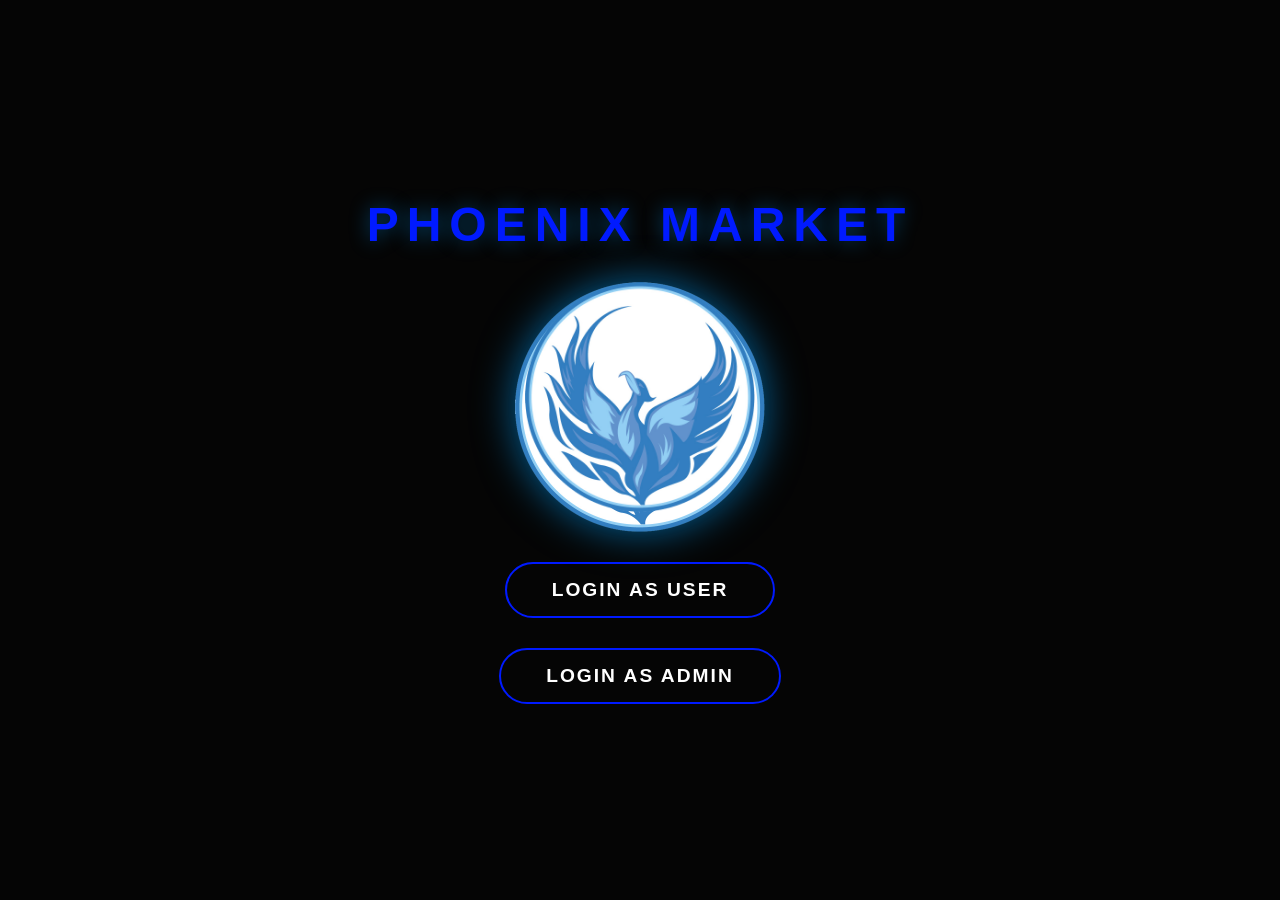
<file: index.html>
<!DOCTYPE html>

<head>
    <meta charset="UTF-8">
    <meta name="viewport" content="width=device-width, initial-scale=1.0">
    <title>Phoenix | Online Shop</title>
    <link rel="stylesheet" href="css/style2.css" />
</head>

<body>
    <div class="container">
        <h1 class="title">Phoenix Market</h1>
        <div class="container-content">
            <img src="images/pngegg.png" class="img-content" width="230px" height="auto" />
        </div>
        <a href="IT-II-ZynXiz-Beranda.html" class="f-enter">LogIn As User</a>
        <a href="IT-II-ZynXiz-Admin.html" class="f-enter">LogIn As Admin</a>
    </div>
</body>

</html>
</file>
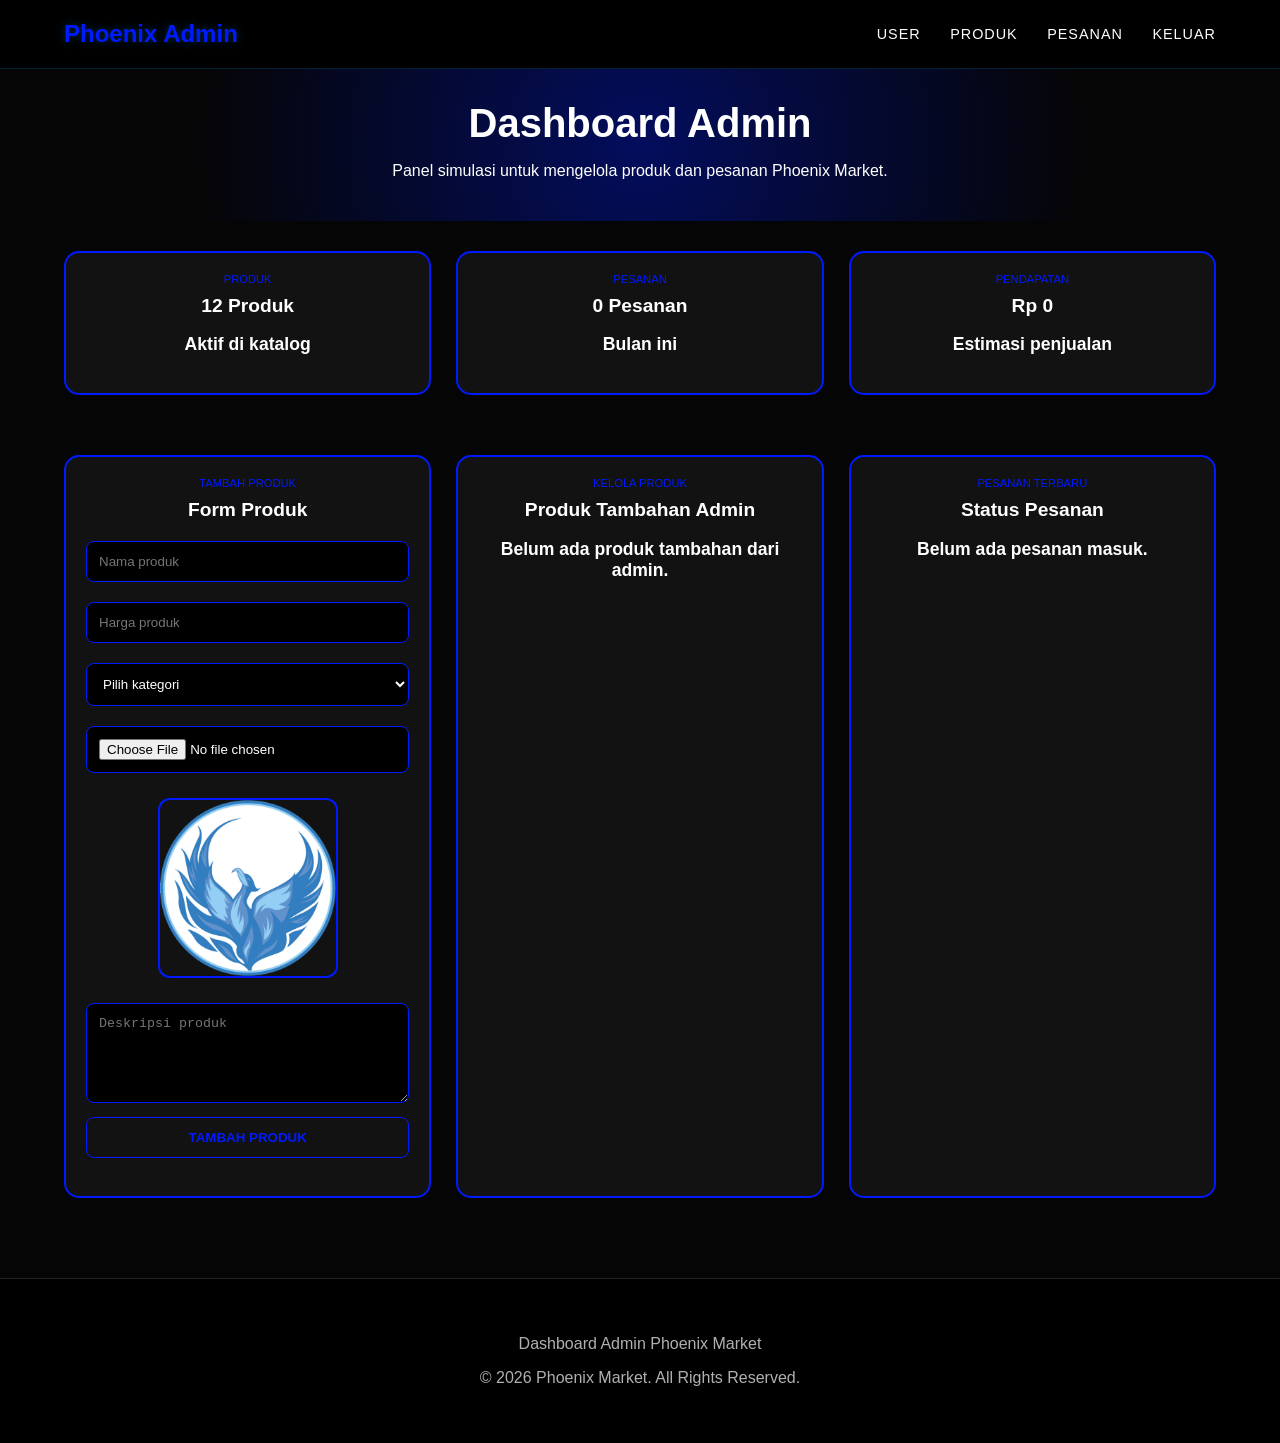
<file: IT-II-ZynXiz-Admin.html>
<!DOCTYPE html>
<html lang="id">

<head>
  <meta charset="UTF-8">
  <meta name="viewport" content="width=device-width, initial-scale=1.0">
  <title>Admin | Phoenix Market</title>
  <link rel="stylesheet" href="css/style5.css">
</head>

<body>
  <header>
    <h1 class="e-nama">Phoenix Admin</h1>
    <nav>
      <a href="IT-II-ZynXiz-Beranda.html">User</a>
      <a href="IT-II-ZynXiz-Produk.html">Produk</a>
      <a href="IT-II-ZynXiz-Keranjang.html">Pesanan</a>
      <a href="index.html">Keluar</a>
    </nav>
  </header>

  <main class="cart-wrapper">
    <div class="page-title">
      <h1>Dashboard Admin</h1>
      <p>Panel simulasi untuk mengelola produk dan pesanan Phoenix Market.</p>
    </div>

    <section class="produk-container">
      <article class="card summary-card">
        <small>Produk</small>
        <h3 id="adminProductCount">0 Produk</h3>
        <p>Aktif di katalog</p>
      </article>

      <article class="card summary-card">
        <small>Pesanan</small>
        <h3 id="adminOrderCount">0 Pesanan</h3>
        <p>Bulan ini</p>
      </article>

      <article class="card summary-card">
        <small>Pendapatan</small>
        <h3 id="adminRevenue">Rp0</h3>
        <p>Estimasi penjualan</p>
      </article>
    </section>

    <section class="produk-container admin-grid">
      <article class="card summary-card">
        <small>Tambah Produk</small>
        <h3>Form Produk</h3>

        <form id="adminProductForm" autocomplete="off">
          <input class="checkout-input" type="text" id="adminProductName" placeholder="Nama produk" required>

          <input class="checkout-input" type="number" id="adminProductPrice" placeholder="Harga produk" required>

          <select class="checkout-input" id="adminProductCategory" required>
            <option value="">Pilih kategori</option>
            <option>Gadget</option>
            <option>Elektronik</option>
            <option>Aksesoris</option>
          </select>

          <input class="checkout-input" type="file" id="adminProductImage" accept="images/*">

          <img id="previewImage" src="images/pngegg.png" alt="Preview Gambar">

          <textarea class="checkout-input" id="adminProductDescription" placeholder="Deskripsi produk" rows="4"
            required></textarea>

          <button class="btn-buy" type="submit">Tambah Produk</button>
        </form>

        <p id="adminMessage" class="fee-text"></p>
      </article>

      <article class="card summary-card admin-product-panel">
        <small>Kelola Produk</small>
        <h3>Produk Tambahan Admin</h3>
        <div id="adminProductList"></div>
      </article>

      <article class="card summary-card">
        <small>Pesanan Terbaru</small>
        <h3>Status Pesanan</h3>

        <div id="adminOrderList"></div>
      </article>
    </section>
  </main>

  <footer>
    <p>Dashboard Admin Phoenix Market</p>
    <p>&copy; 2026 Phoenix Market. All Rights Reserved.</p>
  </footer>

  <script src="js/phoenix-app.js"></script>
</body>

</html>
</file>
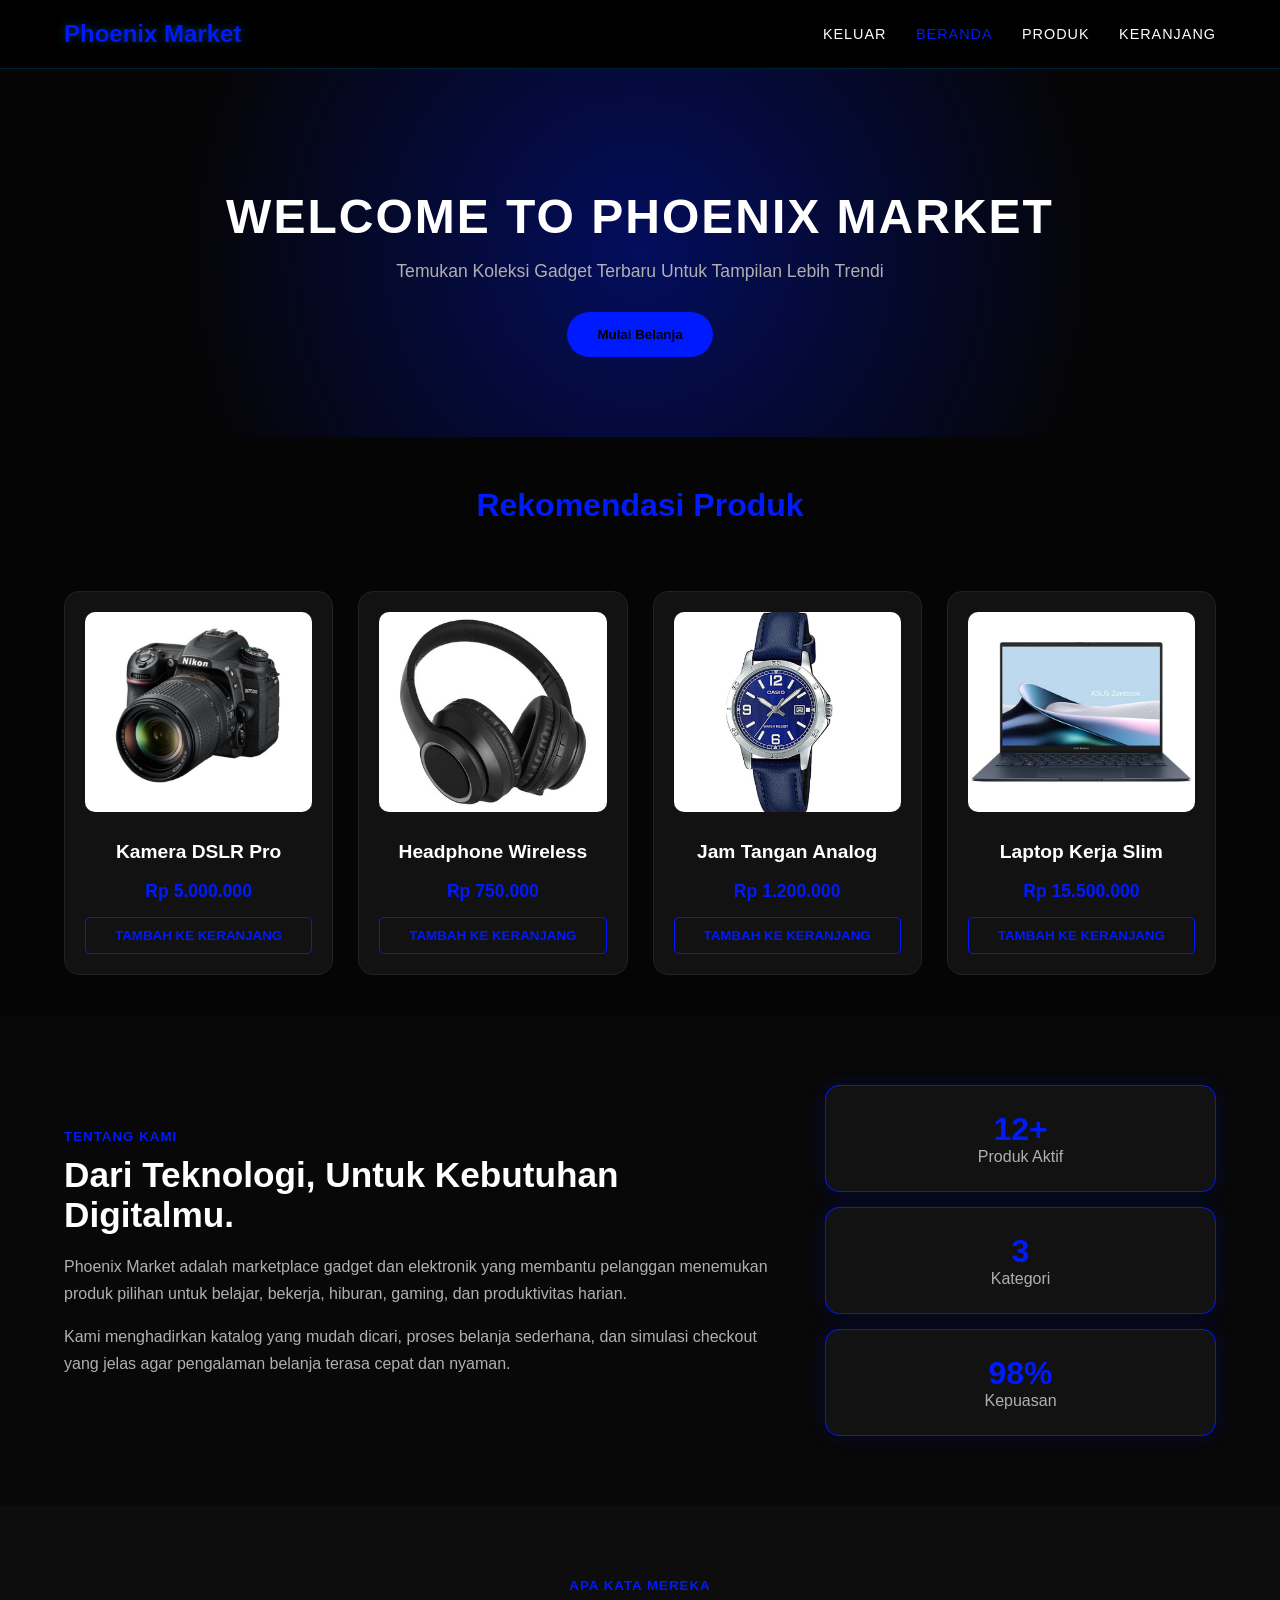
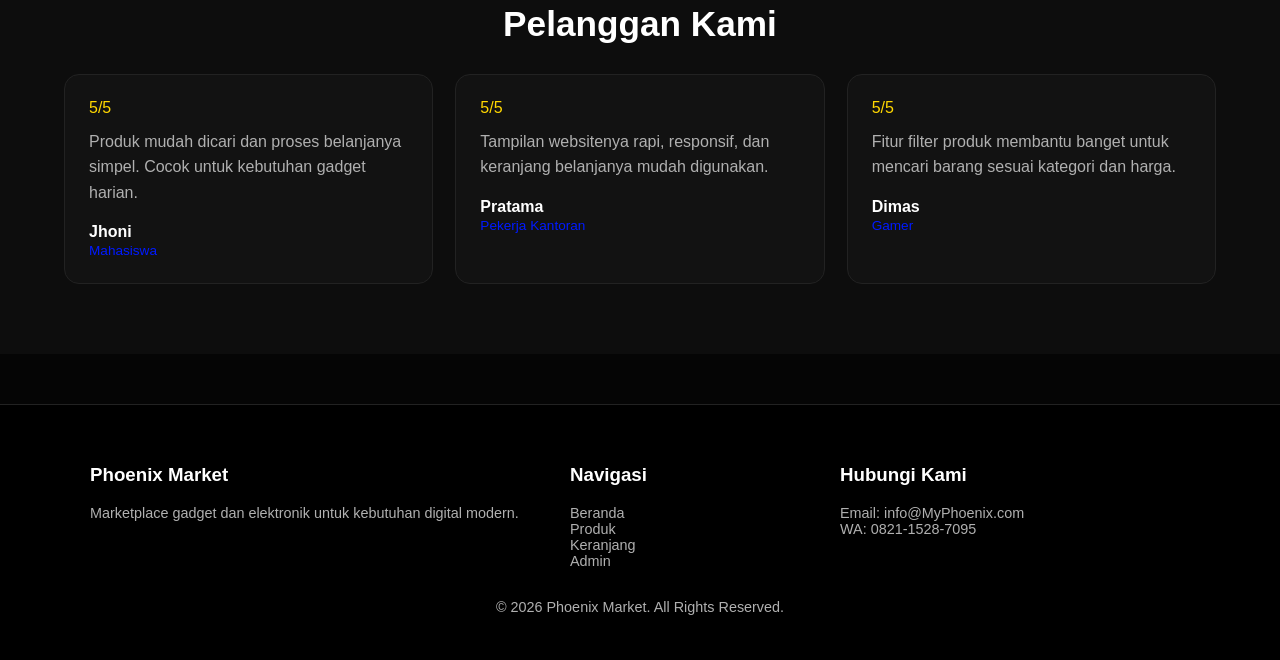
<file: IT-II-ZynXiz-Beranda.html>
<!DOCTYPE html>
<html lang="id">

<head>
    <meta charset="UTF-8">
    <meta name="viewport" content="width=device-width, initial-scale=1.0">
    <title>Phoenix Marketplace | Online Shop</title>
    <link rel="stylesheet" href="css/style1.css?v=2" />
    <script async src="https://www.googletagmanager.com/gtag/js?id=G-PHOENIX123"></script>
    <script>
        window.dataLayer = window.dataLayer || [];
        function gtag() { dataLayer.push(arguments); }
        gtag('js', new Date());
        gtag('config', 'G-PHOENIX123');
    </script>

</head>

<body>

    <header>
        <h1 class="e-nama">Phoenix Market</h1>
        <nav>
            <a href="index.html">Keluar</a>
            <a href="IT-II-ZynXiz-Beranda.html" style="color: var(--Utama);">Beranda</a>
            <a href="IT-II-ZynXiz-Produk.html">Produk</a>
            <a href="IT-II-ZynXiz-Keranjang.html">Keranjang <span id="cartBadge">0</span></a>
        </nav>
    </header>

    <main>
        <section class="section-1">
            <h1>WELCOME TO PHOENIX MARKET</h1>
            <p>Temukan Koleksi Gadget Terbaru Untuk Tampilan Lebih Trendi</p>
            <a href="#Rekomendasi-Produk">
                <button class="btn-sec-1">Mulai Belanja</button>
            </a>
        </section>
        <h2 id="Rekomendasi-Produk" class="p-rekomendasi">Rekomendasi Produk</h2>
        <div class="produk-container">
            <article class="card">
                <a href="images/DSLR.jpg">
                    <img src="images/DSLR.jpg" alt="Kamera DSLR">
                </a>
                <h3>Kamera DSLR Pro</h3>
                <p>Rp 5.000.000</p>
                <button class="btn-buy" data-add="dslr">Tambah ke Keranjang</button>
            </article>

            <article class="card">
                <a href="images/Headphone-Wireless.jpg">
                    <img src="images/Headphone-Wireless.jpg" alt="Headphone">
                </a>
                <h3>Headphone Wireless</h3>
                <p>Rp 750.000</p>
                <button class="btn-buy" data-add="headphone">Tambah ke Keranjang</button>
            </article>

            <article class="card">
                <a href="images/JT-Analog.jpeg">
                    <img src="images/JT-Analog.jpeg" alt="Jam Tangan">
                </a>
                <h3>Jam Tangan Analog</h3>
                <p>Rp 1.200.000</p>
                <button class="btn-buy" data-add="jam">Tambah ke Keranjang</button>
            </article>

            <article class="card">
                <a href="images/Laptop Slim.jpeg">
                    <img src="images/Laptop Slim.jpeg" alt="Laptop Kerja">
                </a>
                <h3>Laptop Kerja Slim</h3>
                <p>Rp 15.500.000</p>
                <button class="btn-buy" data-add="laptop">Tambah ke Keranjang</button>
            </article>
        </div>
    </main>

    <section class="about-section">
        <div class="about-text">
            <small>TENTANG KAMI</small>
            <h2>Dari Teknologi, Untuk Kebutuhan Digitalmu.</h2>
            <p>
                Phoenix Market adalah marketplace gadget dan elektronik yang membantu pelanggan menemukan produk pilihan
                untuk belajar, bekerja, hiburan, gaming, dan produktivitas harian.
            </p>
            <p>
                Kami menghadirkan katalog yang mudah dicari, proses belanja sederhana, dan simulasi checkout yang jelas
                agar pengalaman belanja terasa cepat dan nyaman.
            </p>
        </div>

        <div class="stats-box">
            <div>
                <strong>12+</strong>
                <span>Produk Aktif</span>
            </div>
            <div>
                <strong>3</strong>
                <span>Kategori</span>
            </div>
            <div>
                <strong>98%</strong>
                <span>Kepuasan</span>
            </div>
        </div>
    </section>

    <section class="testimonial-section">
        <small>APA KATA MEREKA</small>
        <h2>Pelanggan Kami</h2>

        <div class="testimonial-grid">
            <article class="testimonial-card">
                <p>5/5</p>
                <blockquote>
                    Produk mudah dicari dan proses belanjanya simpel. Cocok untuk kebutuhan gadget harian.
                </blockquote>
                <strong>Jhoni</strong>
                <span>Mahasiswa</span>
            </article>

            <article class="testimonial-card">
                <p>5/5</p>
                <blockquote>
                    Tampilan websitenya rapi, responsif, dan keranjang belanjanya mudah digunakan.
                </blockquote>
                <strong>Pratama</strong>
                <span>Pekerja Kantoran</span>
            </article>

            <article class="testimonial-card">
                <p>5/5</p>
                <blockquote>
                    Fitur filter produk membantu banget untuk mencari barang sesuai kategori dan harga.
                </blockquote>
                <strong>Dimas</strong>
                <span>Gamer</span>
            </article>
        </div>
    </section>

    <footer>
        <div class="footer-grid">
            <div>
                <h3>Phoenix Market</h3>
                <p>Marketplace gadget dan elektronik untuk kebutuhan digital modern.</p>
            </div>

            <div>
                <h3>Navigasi</h3>
                <p>
                    <a href="IT-II-ZynXiz-Beranda.html">Beranda</a><br>
                    <a href="IT-II-ZynXiz-Produk.html">Produk</a><br>
                    <a href="IT-II-ZynXiz-Keranjang.html">Keranjang</a><br>
                    <a href="IT-II-ZynXiz-Admin.html">Admin</a>
                </p>
            </div>

            <div>
                <h3>Hubungi Kami</h3>
                <p>Email: info@MyPhoenix.com<br>WA: 0821-1528-7095</p>
            </div>
        </div>

        <p>&copy; 2026 Phoenix Market. All Rights Reserved.</p>
    </footer>

    <script src="js/phoenix-app.js?v=2"></script>

</body>

</html>
</file>
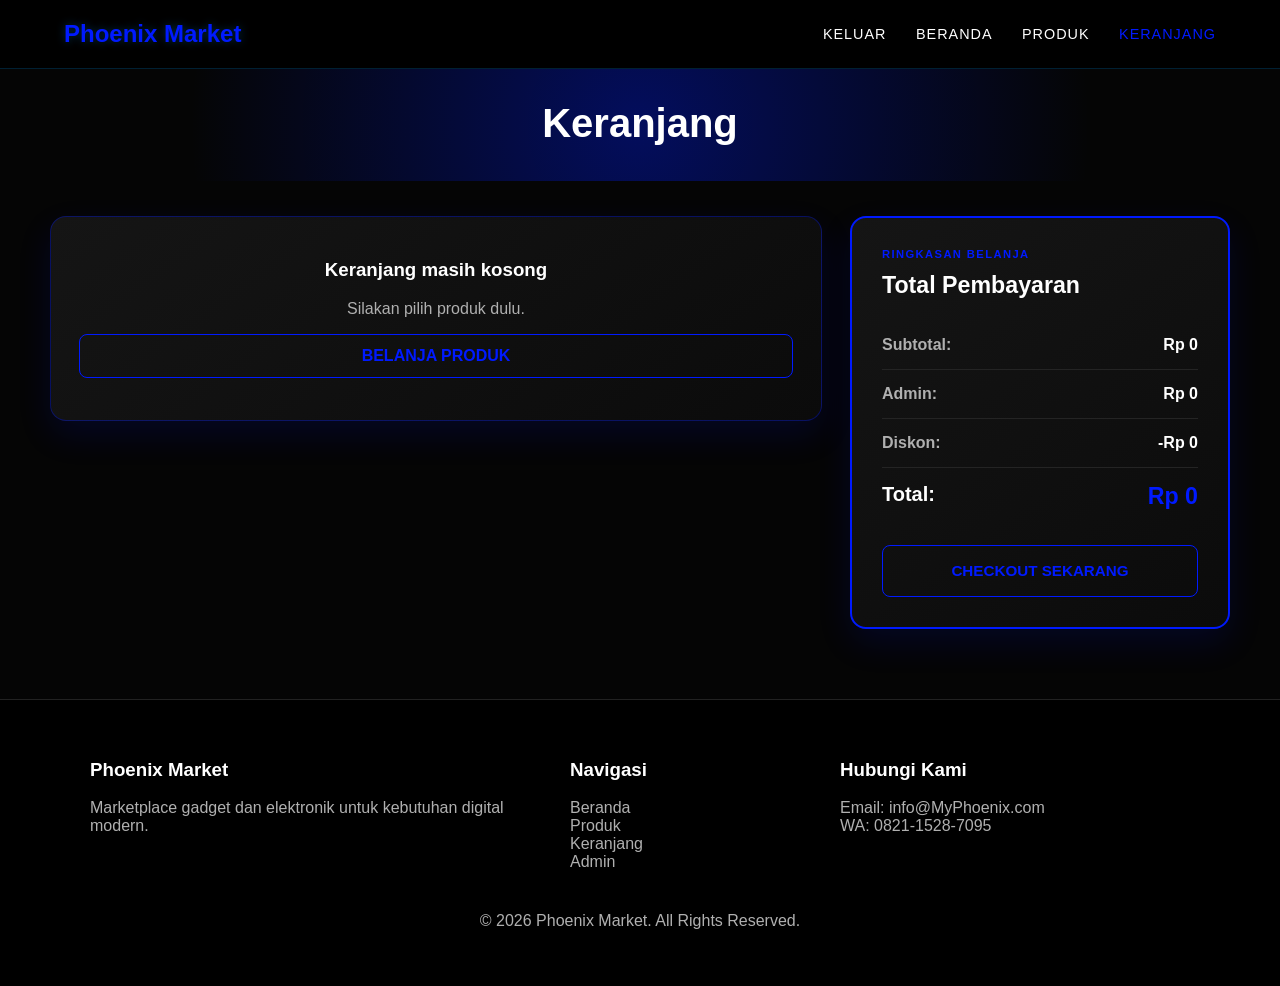
<file: IT-II-ZynXiz-Keranjang.html>
<!DOCTYPE html>
<html lang="id">

<head>
    <meta charset="UTF-8">
    <meta name="viewport" content="width=device-width, initial-scale=1.0">
    <title>Keranjang | Phoenix Market</title>
    <link rel="stylesheet" href="css/style5.css?v=2">
    <script async src="https://www.googletagmanager.com/gtag/js?id=G-PHOENIX123"></script>
    <script>
        window.dataLayer = window.dataLayer || [];
        function gtag() { dataLayer.push(arguments); }
        gtag('js', new Date());
        gtag('config', 'G-PHOENIX123');
    </script>
</head>

<body>

    <header>
        <h1 class="e-nama">Phoenix Market</h1>
        <nav>
            <a href="index.html">Keluar</a>
            <a href="IT-II-ZynXiz-Beranda.html">Beranda</a>
            <a href="IT-II-ZynXiz-Produk.html">Produk</a>
            <a href="IT-II-ZynXiz-Keranjang.html" class="active" style="color: var(--Utama);">Keranjang <span id="cartBadge">0</span></a>
        </nav>
    </header>

    <main class="cart-wrapper">
        <div class="page-title">
            <h1>Keranjang</h1>
        </div>

        <section class="cart-layout">
            <div class="cart-list" id="cartItems"></div>

            <aside class="cart-summary-side">
                <article class="card summary-card">
                    <small>Ringkasan Belanja</small>
                    <h3>Total Pembayaran</h3>

                    <p>Subtotal: <span id="cartSubtotal">Rp0</span></p>
                    <p>Admin: <span id="cartAdmin">Rp0</span></p>
                    <p>Diskon: <span id="cartDiscount">Rp0</span></p>
                    <p class="total-price">Total: <span id="cartTotal">Rp0</span></p>

                    <button class="btn-buy" type="button" onclick="openCheckoutModal()">Checkout Sekarang</button>
                </article>
            </aside>
        </section>
    </main>

    <div class="success-modal" id="successModal">
        <div class="success-box">
            <button class="success-close" onclick="closeSuccessModal()">x</button>
            <h2>Pesanan Berhasil Dibuat!</h2>
            <p>Terima kasih sudah berbelanja. Nomor pesananmu:</p>
            <strong id="orderNumber">#PM000000</strong>
            <p>Estimasi pengiriman 2-4 hari kerja. Detail pesanan sudah disimpan sebagai simulasi.</p>
            <button class="btn-buy" onclick="closeSuccessModal()">Selesai</button>
        </div>
    </div>

    <footer>
        <div class="footer-grid">
            <div>
                <h3>Phoenix Market</h3>
                <p>Marketplace gadget dan elektronik untuk kebutuhan digital modern.</p>
            </div>

            <div>
                <h3>Navigasi</h3>
                <p>
                    <a href="IT-II-ZynXiz-Beranda.html">Beranda</a><br>
                    <a href="IT-II-ZynXiz-Produk.html">Produk</a><br>
                    <a href="IT-II-ZynXiz-Keranjang.html">Keranjang</a><br>
                    <a href="IT-II-ZynXiz-Admin.html">Admin</a>
                </p>
            </div>

            <div>
                <h3>Hubungi Kami</h3>
                <p>Email: info@MyPhoenix.com<br>WA: 0821-1528-7095</p>
            </div>
        </div>

        <p>&copy; 2026 Phoenix Market. All Rights Reserved.</p>
    </footer>

    <div class="checkout-modal" id="checkoutModal">
        <div class="checkout-popup">
            <button class="checkout-close" onclick="closeCheckoutModal()">x</button>

            <h2>Checkout</h2>

            <form id="checkoutForm" class="checkout-popup-layout" autocomplete="off">
                <div class="checkout-left">
                    <h3>Informasi Pengiriman</h3>

                    <div class="form-row">
                        <input class="checkout-input" type="text" id="nama" name="checkout_nama" placeholder="Nama lengkap" autocomplete="new-password" required>
                        <input class="checkout-input" type="tel" id="telepon" name="checkout_telepon" placeholder="Nomor telepon" autocomplete="new-password" required>
                    </div>

                    <textarea class="checkout-input" id="alamat" name="checkout_alamat" placeholder="Alamat lengkap" autocomplete="new-password" required></textarea>

                    <div class="form-row">
                        <input class="checkout-input" type="text" id="kota" name="checkout_kota" placeholder="Kota / Kabupaten" autocomplete="new-password" required>
                        <input class="checkout-input" type="text" id="kodepos" name="checkout_kodepos" placeholder="Kode pos" autocomplete="new-password" required>
                    </div>

                    <h3>Metode Pembayaran</h3>

                    <label class="payment-option">
                        <input type="radio" name="payment" value="Midtrans Virtual Account" required>
                        <span>Midtrans Virtual Account / E-Wallet</span>
                    </label>

                    <label class="payment-option">
                        <input type="radio" name="payment" value="Transfer Bank Manual" required>
                        <span>Transfer Bank Manual</span>
                    </label>

                    <p id="checkoutMessage" class="fee-text"></p>
                </div>

                <aside class="checkout-right">
                    <h3>Ringkasan Pesanan</h3>
                    <p>Subtotal: <span id="modalSubtotal">Rp0</span></p>
                    <p>Admin: <span id="modalAdmin">Rp0</span></p>
                    <p>Diskon: <span id="modalDiscount">Rp0</span></p>
                    <p class="total-price">Total: <span id="modalTotal">Rp0</span></p>
                </aside>

                <div class="checkout-actions">
                    <button class="btn-b" type="button" onclick="closeCheckoutModal()">Kembali ke Keranjang</button>
                    <button class="btn-buy" type="submit">Bayar Sekarang</button>
                </div>
            </form>
        </div>
    </div>

    <script src="js/phoenix-app.js?v=2"></script>

</body>

</html>
</file>
<file: css/style2.css>
* { box-sizing: border-box;}
:root {
    --Utama: #001aff;
    --Gelap: #050505;
    --Gelap-2: #000;
    --Text-Terang: #ffffff;
    --Text-Abu: #b0b0b0
}
body {
    margin: 0;
    padding: 0;
    background-color: var(--Gelap);
    color: var(--Text-Terang);
    font-family: 'Segoe UI', Tahoma, Geneva, Verdana, sans-serif;
    height: 100vh;
    display: flex;
    justify-content: center;
    align-items: center;
}
.container {
    text-align: center;
    display: flex;
    flex-direction: column;
    align-items: center;
    gap: 30px;
}
.title {
    font-size: 3rem;
    font-weight: 800;
    letter-spacing: 8px;
    text-transform: uppercase;
    color: var(--Utama);
    margin: 0;
    text-shadow: 0 0 20px rgba(0, 161, 255, 0.4);
}
.container-content {
    width: 250px;
    height: 250px;
    background: url('../images/pngegg.png') no-repeat center;
    background-size: contain;
    filter: drop-shadow(0 0 20px rgba(0, 161, 255, 0.6));
    transition: transform 0.5s ease;
}
.container-content:hover {
    transform: scale(1.05);
}
.f-enter {
    padding: 15px 45px;
    font-size: 1.2rem;
    font-weight: bold;
    color: var(--Text-Terang);
    background: transparent;
    border: 2px solid var(--Utama);
    border-radius: 50px;
    cursor: pointer;
    text-transform: uppercase;
    letter-spacing: 2px;
    transition: all 0.3s ease;
    text-decoration: none;
}
.f-enter:hover {
    background-color: var(--Utama);
    color: var(--Gelap-2);
    box-shadow: 0 0 30px rgb(0, 161, 255, 0.6);
}

@media (max-width: 600px) {
    .container {
        gap: 20px;
        padding: 0 20px;
    }

    .title {
        font-size: clamp(1.8rem, 10vw, 2.5rem);
        letter-spacing: 4px;
    }

    .container-content {
        width: 200px;
        height: 200px;
    }

    .img-content {
        width: 180px;
        height: auto;
    }

    .f-enter {
        padding: 12px 30px;
        font-size: 1rem;
        letter-spacing: 1px;
        width: 100%;
        max-width: 280px;
    }
}
</file>
<file: css/style5.css>
* { box-sizing: border-box; }

:root {
  --Utama: #001aff;
  --Gelap: #050505;
  --Gelap-2: #121212;
  --Text-Terang: #ffffff;
  --Text-Abu: #b0b0b0;
}

body {
  font-family: 'Segoe UI', Roboto, sans-serif;
  margin: 0;
  padding: 0;
  background: var(--Gelap);
  color: var(--Text-Terang);
  scroll-behavior: smooth;
}

header {
  display: flex;
  justify-content: space-between;
  align-items: center;
  padding: 20px 5%;
  background: rgba(0, 0, 0, 0.9);
  border-bottom: 1px solid rgba(0, 161, 255, 0.2);
  position: sticky;
  top: 0;
  z-index: 1000;
  backdrop-filter: blur(10px);
}

.e-nama {
  font-size: 1.5rem;
  color: var(--Utama);
  margin: 0;
  text-shadow: 0 0 10px rgba(0, 161, 255, 0.3);
}

nav a {
  display: inline-flex;
  align-items: center;
  color: var(--Text-Terang);
  margin-left: 25px;
  text-decoration: none;
  font-size: 0.9rem;
  text-transform: uppercase;
  letter-spacing: 1px;
  transition: 0.3s;
}

nav a:hover,
nav a.active {
  color: var(--Utama);
}

#cartBadge {
  display: inline-grid;
  place-items: center;
  flex: 0 0 auto;
  min-width: 24px;
  height: 24px;
  margin-left: 6px;
  padding: 0 7px;
  border-radius: 999px;
  background: var(--Utama);
  color: #000;
  font-size: 0.8rem;
  font-weight: 900;
  line-height: 1;
}

#cartBadge[hidden] {
  display: none;
}

.page-title {
  text-align: center;
  padding: 5px 20px 25px;
  background: radial-gradient(circle at center, rgba(0, 26, 225, 0.4) 0%, rgba(0, 5, 5, 0) 70%);
}

.page-title h1 {
  font-size: 2.5rem;
  margin-bottom: 10px;
}

.produk-container {
  display: grid;
  grid-template-columns: repeat(auto-fit, minmax(280px, 1fr));
  gap: 25px;
  padding: 30px 5%;
}

.card {
  background: var(--Gelap-2);
  border: 1px solid #222;
  padding: 20px;
  text-align: center;
  border-radius: 15px;
  transition: all 0.4s ease;
}

.card:hover {
  transform: translateY(-10px);
  border-color: var(--Utama);
  box-shadow: 0 10px 30px rgba(0, 161, 255, 0.15);
}

.card img {
  width: 100%;
  height: 200px;
  object-fit: cover;
  border-radius: 10px;
  margin-bottom: 15px;
  background: #222;
}

.card small {
  display: block;
  color: var(--Utama);
  text-transform: uppercase;
  font-size: 0.7rem;
  margin-bottom: 5px;
}

.card h3 {
  font-size: 1.2rem;
  margin: 10px 0;
}

.card p {
  font-weight: bold;
  color: var(--Text-Terang);
  font-size: 1.1rem;
}

.btn-buy {
  background: transparent;
  color: var(--Utama);
  border: 1px solid var(--Utama);
  padding: 12px;
  cursor: pointer;
  border-radius: 8px;
  width: 100%;
  font-weight: bold;
  text-transform: uppercase;
  transition: 0.3s;
}

.btn-buy:hover {
  background: var(--Utama);
  color: #000;
}

.qty-input {
  background: #000;
  color: var(--Text-Terang);
  border: 1px solid var(--Utama);
  width: 50px;
  padding: 5px;
  text-align: center;
  border-radius: 5px;
}

.qty-area {
  margin-top: 20px;
  margin-bottom: 20px;
  padding-top: 15px;
  border-top: 1px solid #333;
}

.summary-card {
  border: 2px solid var(--Utama) !important;
}

footer {
  background: #000;
  color: var(--Text-Abu);
  text-align: center;
  padding: 40px 20px;
  margin-top: 50px;
  border-top: 1px solid #222;
}

.btn-b {
  background: transparent;
  color: var(--Utama);
  border: 1px solid var(--Utama);
  padding: 12px;
  cursor: pointer;
  border-radius: 8px;
  width: 100%;
  font-weight: bold;
  text-transform: uppercase;
  transition: 0.3s;
}

.btn-b:hover {
  background: var(--Utama);
  color: #000;
}

@media (max-width: 768px) {
  header {
    flex-direction: column;
    gap: 15px;
    padding: 15px 5%;
  }

  nav {
    display: flex;
    flex-wrap: wrap;
    justify-content: center;
    gap: 10px;
  }

  nav a {
    margin-left: 0;
    font-size: 0.8rem;
  }

  #cartBadge {
    min-width: 20px;
    height: 20px;
    margin-left: 4px;
    padding: 0 6px;
    font-size: 0.7rem;
  }

  .page-title h1 {
    font-size: 1.8rem;
  }
}

@media (max-width: 480px) {
  .produk-container {
    grid-template-columns: 1fr;
    gap: 20px;
    padding: 20px 5%;
  }

  .card {
    padding: 15px;
  }

  .card img {
    height: 180px;
  }

  .summary-card {
    margin-top: 10px;
    background: rgba(0, 26, 255, 0.05);
  }

  .summary-card h3 {
    font-size: 1.1rem;
  }

  .total-price {
    font-size: 1.3rem !important;
  }

  .fee-text {
    font-size: 0.75rem;
  }
}

.checkout-input {
  width: 100%;
  margin: 10px 0;
  padding: 12px;
  border-radius: 8px;
  border: 1px solid var(--Utama);
  background: #000;
  color: var(--Text-Terang);
}

textarea.checkout-input {
  min-height: 100px;
  resize: vertical;
}

.input-filter {
  min-width: 220px;
}

.empty-state {
  text-align: center;
  color: var(--Text-Abu);
}

.btn-link {
  display: inline-block;
  width: 100%;
  padding: 12px;
  border: 1px solid var(--Utama);
  border-radius: 8px;
  color: var(--Utama);
  text-decoration: none;
  font-weight: bold;
  text-transform: uppercase;
}

.btn-link:hover {
  background: var(--Utama);
  color: #000;
}

.order-row {
  border-top: 1px solid #333;
  padding: 14px 0;
  text-align: left;
}

.order-row:first-child {
  border-top: 0;
}

.order-row p {
  margin: 6px 0;
}

.order-row small {
  color: var(--Utama);
}

.order-row .btn-buy {
  margin-top: 8px;
}

.success-modal {
  display: none;
  position: fixed;
  inset: 0;
  background: rgba(0, 0, 0, 0.78);
  z-index: 9999;
  align-items: center;
  justify-content: center;
}

.success-modal.show {
  display: flex;
}

.success-box {
  width: min(520px, 90%);
  background: var(--Gelap-2);
  color: var(--Text-Terang);
  border: 2px solid var(--Utama);
  border-radius: 18px;
  padding: 35px;
  text-align: center;
  position: relative;
  box-shadow: 0 0 35px rgba(0, 26, 255, 0.35);
}

.success-box h2 {
  color: var(--Text-Terang);
  font-size: 2rem;
  margin-bottom: 15px;
}

.success-box p {
  color: var(--Text-Abu);
  line-height: 1.6;
}

.success-box strong {
  display: inline-block;
  margin: 18px 0;
  padding: 14px 24px;
  border-radius: 10px;
  background: #000;
  color: var(--Utama);
  border: 1px solid var(--Utama);
  letter-spacing: 4px;
  box-shadow: 0 0 15px rgba(0, 26, 255, 0.25);
}

.success-close {
  position: absolute;
  right: 18px;
  top: 14px;
  border: 1px solid var(--Utama);
  background: #000;
  color: var(--Text-Terang);
  border-radius: 50%;
  width: 36px;
  height: 36px;
  cursor: pointer;
}

.success-close:hover {
  background: var(--Utama);
  color: #000;
}

.checkout-modal {
  display: none;
  position: fixed;
  inset: 0;
  z-index: 9998;
  background: rgba(0, 0, 0, 0.78);
  align-items: center;
  justify-content: center;
  padding: 20px;
}

.checkout-modal.show {
  display: flex;
}

.checkout-popup {
  width: min(900px, 96%);
  max-height: 92vh;
  overflow-y: auto;
  background: var(--Gelap-2);
  color: var(--Text-Terang);
  border: 2px solid var(--Utama);
  border-radius: 18px;
  padding: 28px;
  position: relative;
  box-shadow: 0 0 35px rgba(0, 26, 255, 0.35);
}

.checkout-close {
  position: absolute;
  right: 18px;
  top: 14px;
  width: 36px;
  height: 36px;
  border-radius: 50%;
  border: 1px solid var(--Utama);
  background: #000;
  color: var(--Text-Terang);
  cursor: pointer;
}

.checkout-popup h2 {
  margin-top: 0;
  text-align: center;
}

.checkout-popup-layout {
  display: grid;
  grid-template-columns: 1.4fr 0.8fr;
  gap: 22px;
}

.checkout-left,
.checkout-right {
  background: #0b0b0b;
  border: 1px solid #222;
  border-radius: 14px;
  padding: 18px;
}

.form-row {
  display: grid;
  grid-template-columns: 1fr 1fr;
  gap: 12px;
}

.payment-option {
  display: flex;
  align-items: center;
  gap: 10px;
  margin: 10px 0;
  padding: 14px;
  border: 1px solid var(--Utama);
  border-radius: 10px;
  background: #000;
  color: var(--Text-Terang);
}

.payment-option input[type="radio"] {
  appearance: none;
  width: 18px;
  height: 18px;
  margin: 0;
  border: 2px solid var(--Utama);
  border-radius: 50%;
  background: #000;
  cursor: pointer;
  display: grid;
  place-content: center;
}

.payment-option input[type="radio"]::before {
  content: "";
  width: 8px;
  height: 8px;
  border-radius: 50%;
  background: var(--Utama);
  transform: scale(0);
  transition: 0.2s ease;
}

.payment-option input[type="radio"]:checked::before {
  transform: scale(1);
}

.checkout-actions {
  grid-column: 1 / -1;
  display: grid;
  grid-template-columns: 1fr 1fr;
  gap: 14px;
}

@media (max-width: 768px) {
  .checkout-popup-layout,
  .form-row,
  .checkout-actions {
    grid-template-columns: 1fr;
  }
}

.cart-layout {
  display: grid;
  grid-template-columns: minmax(0, 1fr) 380px;
  gap: 28px;
  width: min(1180px, calc(100% - 40px));
  margin: 35px auto 70px;
  padding: 0;
  align-items: start;
}

.cart-list {
  display: grid;
  grid-template-columns: 1fr;
  gap: 18px;
  padding: 0;
  width: 100%;
}

.cart-summary-side {
  position: sticky;
  top: 110px;
}

.cart-summary-side .summary-card {
  margin: 0;
}

.cart-item-card,
.cart-empty-card,
.cart-summary-side .summary-card {
  background: linear-gradient(145deg, #151515, #0b0b0b);
  border: 1px solid rgba(0, 26, 255, 0.35);
  border-radius: 16px;
  box-shadow: 0 14px 34px rgba(0, 26, 255, 0.12);
}

.cart-item-card {
  display: grid;
  grid-template-columns: 142px minmax(0, 1fr) 150px;
  gap: 20px;
  align-items: center;
  width: 100%;
  min-width: 0;
  padding: 18px;
  overflow: hidden;
  text-align: left;
}

.cart-item-card:hover,
.cart-summary-side .summary-card:hover {
  border-color: var(--Utama);
  box-shadow: 0 18px 42px rgba(0, 26, 255, 0.2);
  transform: none;
}

.cart-item-image {
  display: block;
  width: 142px;
  height: 120px;
  margin: 0;
  object-fit: contain;
  border-radius: 12px;
  background: #fff;
}

.cart-item-info {
  min-width: 0;
}

.cart-item-info h3 {
  margin: 0 0 8px;
  color: var(--Text-Terang);
  font-size: 1.25rem;
  line-height: 1.25;
  overflow-wrap: anywhere;
}

.cart-item-info small {
  display: block;
  margin-bottom: 8px;
  color: var(--Utama);
  font-size: 0.75rem;
  font-weight: 800;
  letter-spacing: 1.2px;
  text-transform: uppercase;
}

.cart-item-price,
.item-total {
  margin: 0;
  color: var(--Text-Terang);
  font-size: 1.2rem;
  font-weight: 800;
}

.qty-area {
  display: flex;
  align-items: center;
  gap: 12px;
  margin-top: 14px;
}

.qty-btn {
  width: 44px;
  height: 44px;
  border: 1px solid rgba(0, 26, 255, 0.65);
  border-radius: 10px;
  color: var(--Text-Terang);
  background: #050505;
  cursor: pointer;
  font-size: 1.15rem;
  font-weight: 900;
}

.qty-btn:hover {
  color: #000;
  background: var(--Utama);
}

.qty-number {
  min-width: 28px;
  color: var(--Text-Terang);
  text-align: center;
  font-size: 1.05rem;
  font-weight: 800;
}

.cart-item-action {
  display: grid;
  gap: 16px;
  min-width: 0;
  justify-items: end;
}

.cart-remove-btn {
  min-width: 110px;
  min-height: 46px;
  border: 1px solid rgba(0, 26, 255, 0.45);
  border-radius: 10px;
  color: var(--Text-Terang);
  background: transparent;
  cursor: pointer;
  font-weight: 800;
}

.cart-remove-btn:hover {
  color: #000;
  background: var(--Utama);
}

.cart-empty-card {
  padding: 42px 28px;
  text-align: center;
}

.cart-empty-card h3 {
  margin-top: 0;
  color: var(--Text-Terang);
}

.cart-empty-card p {
  color: var(--Text-Abu);
}

.cart-summary-side .summary-card {
  padding: 30px;
  text-align: left;
}

.cart-summary-side small {
  display: block;
  margin-bottom: 12px;
  color: var(--Utama);
  font-weight: 800;
  letter-spacing: 1.4px;
  text-transform: uppercase;
}

.cart-summary-side h3 {
  margin: 0 0 22px;
  color: var(--Text-Terang);
  font-size: 1.45rem;
}

.cart-summary-side p {
  display: flex;
  justify-content: space-between;
  gap: 14px;
  margin: 0;
  padding: 15px 0;
  border-bottom: 1px solid #242424;
  color: var(--Text-Abu);
  font-size: 1rem;
  font-weight: 600;
}

.cart-summary-side p span {
  color: var(--Text-Terang);
  font-weight: 900;
}

.cart-summary-side .total-price {
  border-bottom: 0;
  color: var(--Text-Terang);
  font-size: 1.25rem;
}

.cart-summary-side .total-price span {
  color: var(--Utama);
  font-size: 1.45rem;
}

.cart-summary-side .btn-buy {
  min-height: 52px;
  margin-top: 20px;
  font-size: 0.95rem;
}

@media (max-width: 900px) {
  .cart-layout {
    grid-template-columns: 1fr;
  }

  .cart-summary-side {
    position: static;
  }
}

@media (max-width: 620px) {
  .cart-layout {
    width: min(100% - 24px, 1180px);
  }

  .cart-item-card {
    grid-template-columns: 96px minmax(0, 1fr);
    gap: 14px;
    align-items: start;
    padding: 14px;
  }

  .cart-item-image {
    width: 96px;
    height: 96px;
  }

  .cart-item-action {
    grid-column: 1 / -1;
    grid-template-columns: 1fr auto;
    gap: 12px;
    align-items: center;
    justify-items: start;
  }

  .cart-remove-btn {
    min-width: 96px;
  }
}

.footer-grid {
  display: grid;
  grid-template-columns: 1.3fr 0.7fr 1fr;
  gap: 25px;
  max-width: 1100px;
  margin: 0 auto 25px;
  text-align: left;
}

.footer-grid h3 {
  color: var(--Text-Terang);
}

.footer-grid a {
  color: var(--Text-Abu);
  text-decoration: none;
}

.footer-grid a:hover {
  color: var(--Utama);
}

@media (max-width: 768px) {
  .footer-grid {
    grid-template-columns: 1fr;
    text-align: center;
  }
}

#previewImage {
  width: 180px;
  height: 180px;
  object-fit: cover;
  border-radius: 12px;
  border: 2px solid var(--Utama);
  display: block;
  margin: 15px auto;
  background: var(--Gelap-2);
}
</file>
<file: css/style1.css>
* { box-sizing: border-box;}
:root {
    --Utama: #001aff;
    --Gelap: #050505;
    --Gelap-2: #121212;
    --Text-Terang: #ffffff;
    --Text-Abu: #b0b0b0;
}

body {
    font-family: 'Segoe UI', Roboto, sans-serif;
    margin: 0;
    padding: 0;
    background: var(--Gelap);
    color: var(--Text-Terang);
    scroll-behavior: smooth;
}

header {
    display: flex;
    justify-content: space-between;
    align-items: center;
    padding: 20px 5%;
    background: rgba(0, 0, 0, 0.9);
    border-bottom: 1px solid rgba(0, 161, 255, 0.2);
    position: sticky;
    top: 0;
    z-index: 1000;
    backdrop-filter: blur(10px);
}

.e-nama {
    font-size: 1.5rem;
    color: var(--Utama);
    margin: 0;
    text-shadow: 0 0 10px rgba(0, 161, 255, 0.3);
}

nav a {
    display: inline-flex;
    align-items: center;
    color: var(--Text-Terang);
    margin-left: 25px;
    text-decoration: none;
    font-size: 0.9rem;
    text-transform: uppercase;
    letter-spacing: 1px;
    transition: 0.3s;
}

nav a:hover {
    color: var(--Utama);
}

#cartBadge {
    display: inline-grid;
    place-items: center;
    flex: 0 0 auto;
    min-width: 24px;
    height: 24px;
    margin-left: 6px;
    padding: 0 7px;
    border-radius: 999px;
    background: var(--Utama);
    color: #000;
    font-size: 0.8rem;
    font-weight: 900;
    line-height: 1;
}

#cartBadge[hidden] {
    display: none;
}

.section-1 {
    padding: 80px 20px;
    text-align: center;
    background: radial-gradient(circle at center, rgba(0, 26, 225, 0.4) 0%, rgba(0, 5, 5, 0) 70%);
}

.section-1 h1 {
    font-size: 3rem;
    margin-bottom: 10px;
    letter-spacing: 2px;
}

.section-1 p {
    color: var(--Text-Abu);
    font-size: 1.1rem;
    margin-bottom: 30px;
}

.p-rekomendasi {
    text-align: center;
    margin-top: 50px;
    font-size: 2rem;
    color: var(--Utama);
}

.produk-container {
    display: grid;
    grid-template-columns: repeat(auto-fit, minmax(250px, 1fr));
    gap: 25px;
    padding: 40px 5%;
}

.card {
    background: var(--Gelap-2);
    border: 1px solid #222;
    padding: 20px;
    text-align: center;
    border-radius: 15px;
    transition: all 0.4s ease;
    position: relative;
    overflow: hidden;
}

.card:hover {
    transform: translateY(-10px);
    border-color: var(--Utama);
    box-shadow: 0 10px 30px rgba(0, 161, 255, 0.15);
}

.card img {
    width: 100%;
    height: 200px;
    object-fit: cover;
    border-radius: 10px;
    margin-bottom: 15px;
    background: #222;
}

.card h3 {
    font-size: 1.2rem;
    margin: 10px 0;
}

.card p {
    color: var(--Utama);
    font-weight: bold;
    font-size: 1.1rem;
    margin-bottom: 15px;
}

.btn-sec-1 {
    background: var(--Utama); 
    color: black; 
    border:none; 
    padding: 15px 30px; 
    border-radius: 30px; 
    font-weight: bold; 
    cursor:pointer;
}

.btn-buy {
    background: transparent;
    color: var(--Utama);
    border: 1px solid var(--Utama);
    padding: 10px 20px;
    cursor: pointer;
    border-radius: 5px;
    width: 100%;
    font-weight: bold;
    text-transform: uppercase;
    transition: 0.3s;
}

.btn-buy:hover {
    background: var(--Utama);
    color: #000;
}

footer {
    background: #000;
    color: var(--Text-Abu);
    text-align: center;
    padding: 40px 20px;
    margin-top: 50px;
    border-top: 1px solid #222;
}

footer p {
    font-size: 0.9rem;
    margin: 5px 0;
}

@media (max-width: 768px) {
    header {
        flex-direction: column;
        padding: 15px 5%;
        gap: 15px;
    }

    nav {
        display: flex;
        flex-wrap: wrap;
        justify-content: center;
        gap: 10px;
    }

    nav a {
        margin-left: 0;
        font-size: 0.8rem;
    }

    #cartBadge {
        min-width: 20px;
        height: 20px;
        margin-left: 4px;
        padding: 0 6px;
        font-size: 0.7rem;
    }

    .section-1 {
        padding: 60px 15px;
    }

    .section-1 h1 {
        font-size: clamp(1.5rem, 8vw, 2.5rem); 
        line-height: 1.2;
    }

    .section-1 p {
        font-size: 0.95rem;
    }

    .p-rekomendasi {
        font-size: 1.5rem;
        margin-top: 30px;
    }
}

@media (max-width: 480px) {
    .produk-container {
        grid-template-columns: repeat(2, 1fr); 
        gap: 12px;
        padding: 20px 3%;
    }

    .card {
        padding: 10px;
    }

    .card img {
        height: 120px;
    }

    .card h3 {
        font-size: 0.9rem;
    }

    .card p {
        font-size: 0.85rem;
    }

    .btn-buy {
        font-size: 0.7rem;
        padding: 8px 5px;
    }
}

.about-section {
    display: grid;
    grid-template-columns: 1.3fr 0.7fr;
    gap: 35px;
    padding: 70px 5%;
    background: #080808;
    align-items: center;
}

.about-text small,
.testimonial-section small {
    color: var(--Utama);
    font-weight: bold;
    letter-spacing: 1px;
}

.about-text h2,
.testimonial-section h2 {
    font-size: 2.2rem;
    margin: 10px 0 18px;
}

.about-text p {
    color: var(--Text-Abu);
    line-height: 1.7;
}

.stats-box {
    display: grid;
    grid-template-columns: 1fr;
    gap: 15px;
}

.stats-box div {
    background: var(--Gelap-2);
    border: 1px solid var(--Utama);
    border-radius: 14px;
    padding: 25px;
    text-align: center;
    box-shadow: 0 0 20px rgba(0, 26, 255, 0.18);
}

.stats-box strong {
    display: block;
    color: var(--Utama);
    font-size: 2rem;
}

.stats-box span {
    color: var(--Text-Abu);
}

.testimonial-section {
    padding: 70px 5%;
    text-align: center;
    background: #0d0d0d;
}

.testimonial-grid {
    display: grid;
    grid-template-columns: repeat(3, 1fr);
    gap: 22px;
    margin-top: 30px;
}

.testimonial-card {
    background: var(--Gelap-2);
    border: 1px solid #222;
    border-radius: 15px;
    padding: 24px;
    text-align: left;
}

.testimonial-card p {
    color: #ffd700;
    margin: 0 0 12px;
}

.testimonial-card blockquote {
    color: var(--Text-Abu);
    line-height: 1.6;
    margin: 0 0 18px;
}

.testimonial-card strong {
    display: block;
    color: var(--Text-Terang);
}

.testimonial-card span {
    color: var(--Utama);
    font-size: 0.85rem;
}

@media (max-width: 768px) {
    .about-section,
    .testimonial-grid {
        grid-template-columns: 1fr;
    }
}

.footer-grid {
    display: grid;
    grid-template-columns: 1.3fr 0.7fr 1fr;
    gap: 25px;
    max-width: 1100px;
    margin: 0 auto 25px;
    text-align: left;
}

.footer-grid h3 {
    color: var(--Text-Terang);
}

.footer-grid a {
    color: var(--Text-Abu);
    text-decoration: none;
}

.footer-grid a:hover {
    color: var(--Utama);
}

@media (max-width: 768px) {
    .footer-grid {
        grid-template-columns: 1fr;
        text-align: center;
    }
}
</file>
